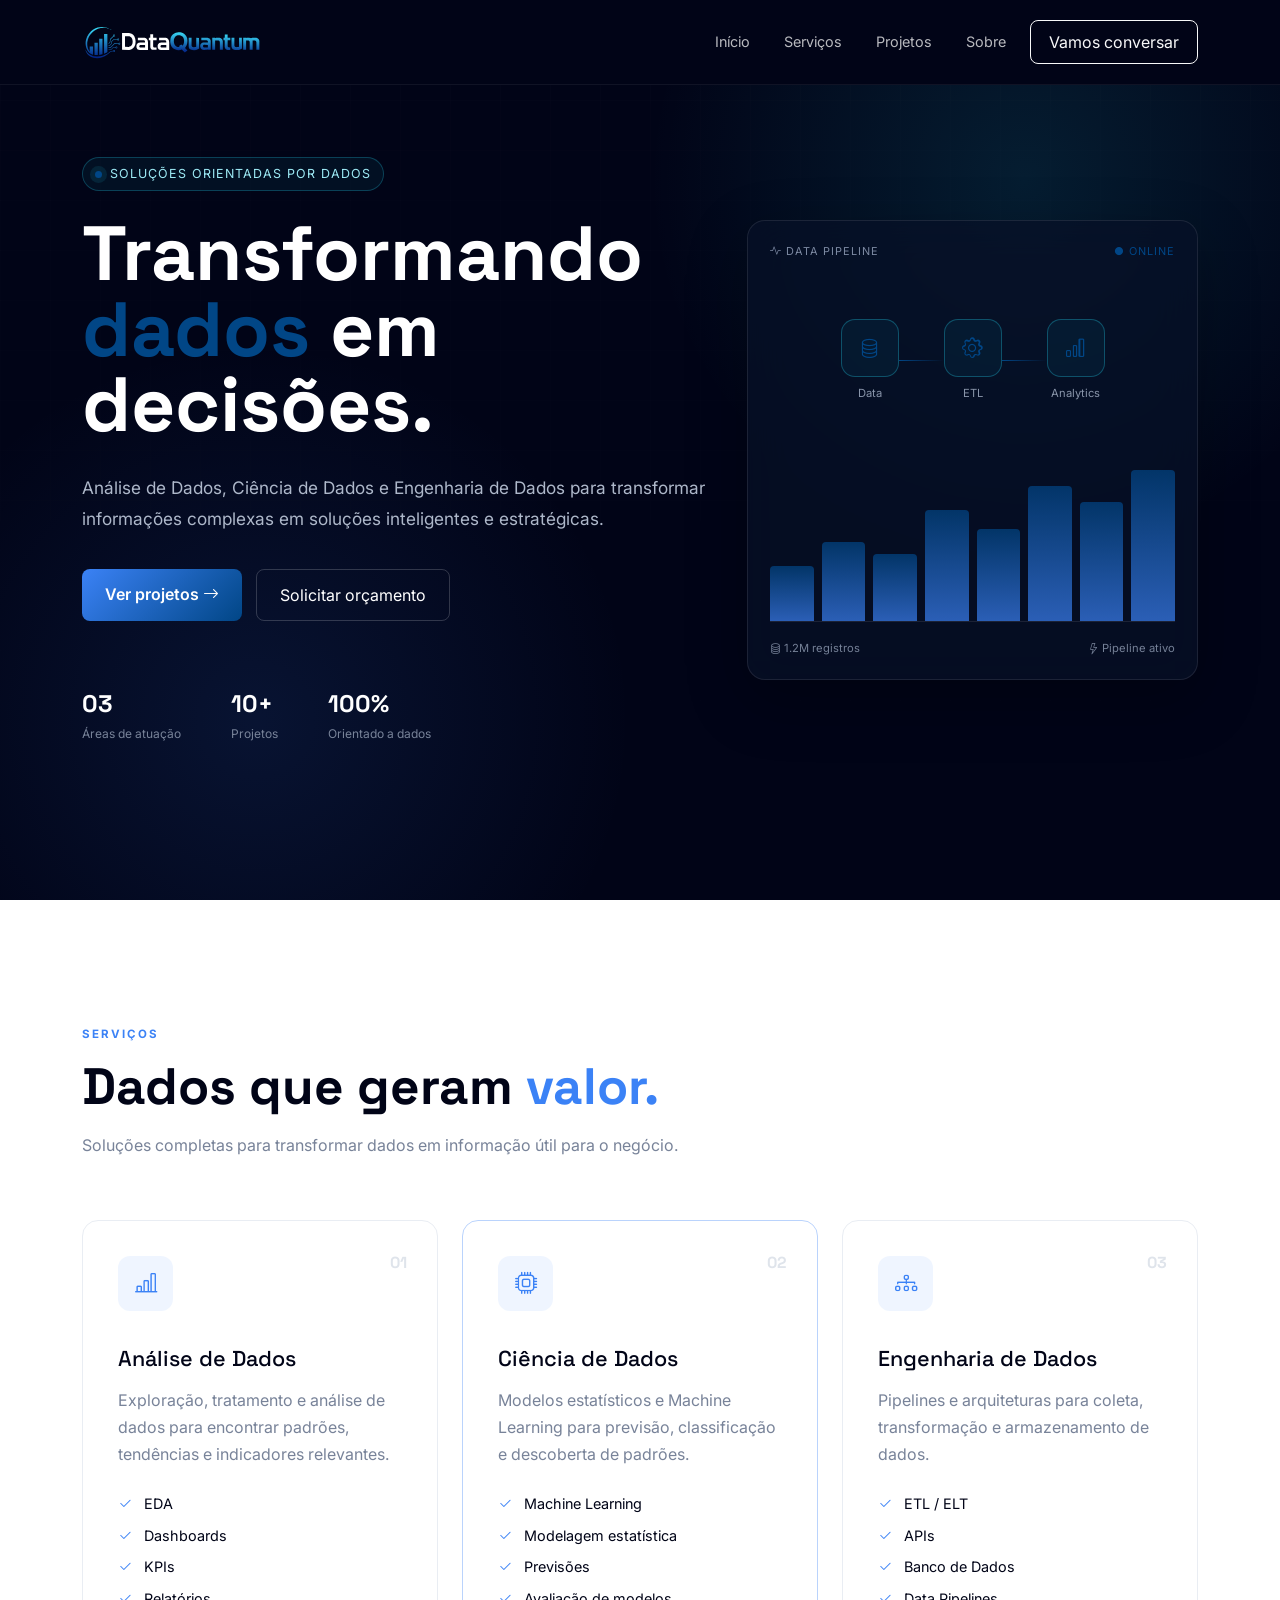
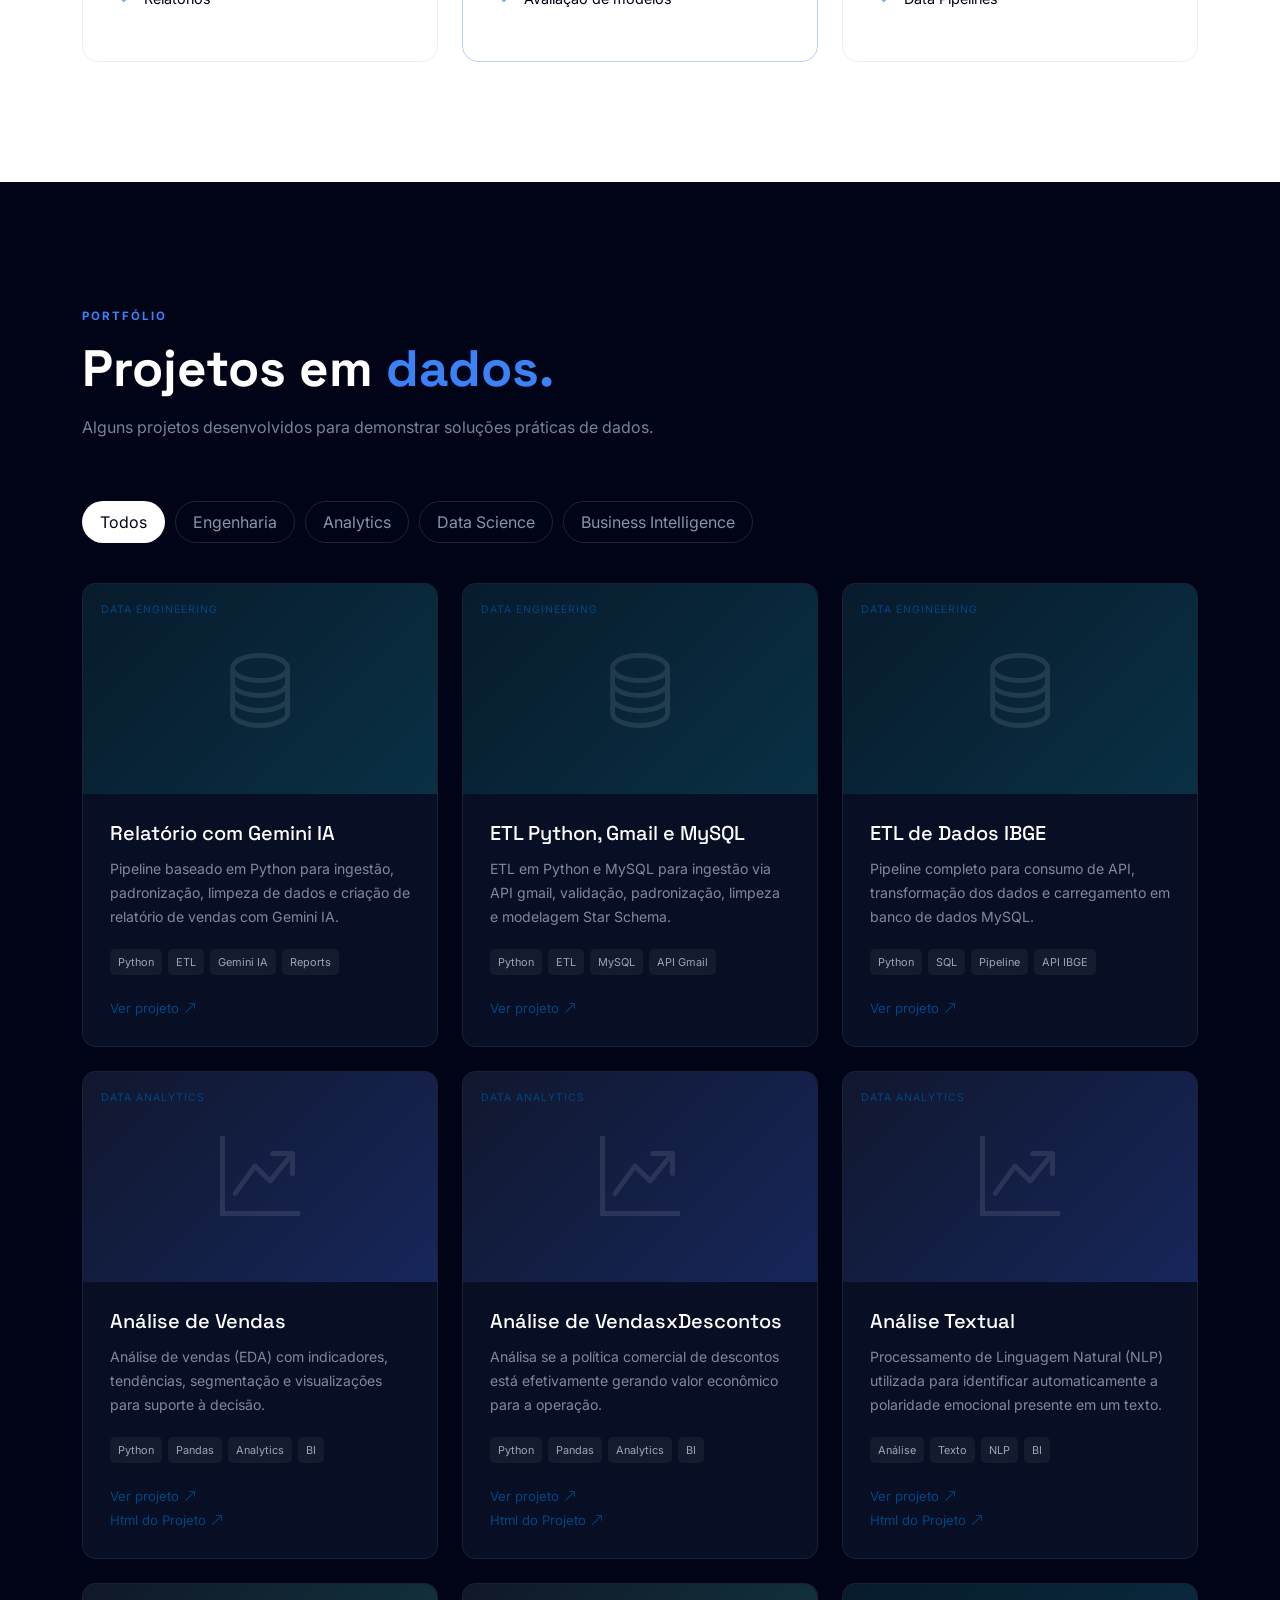
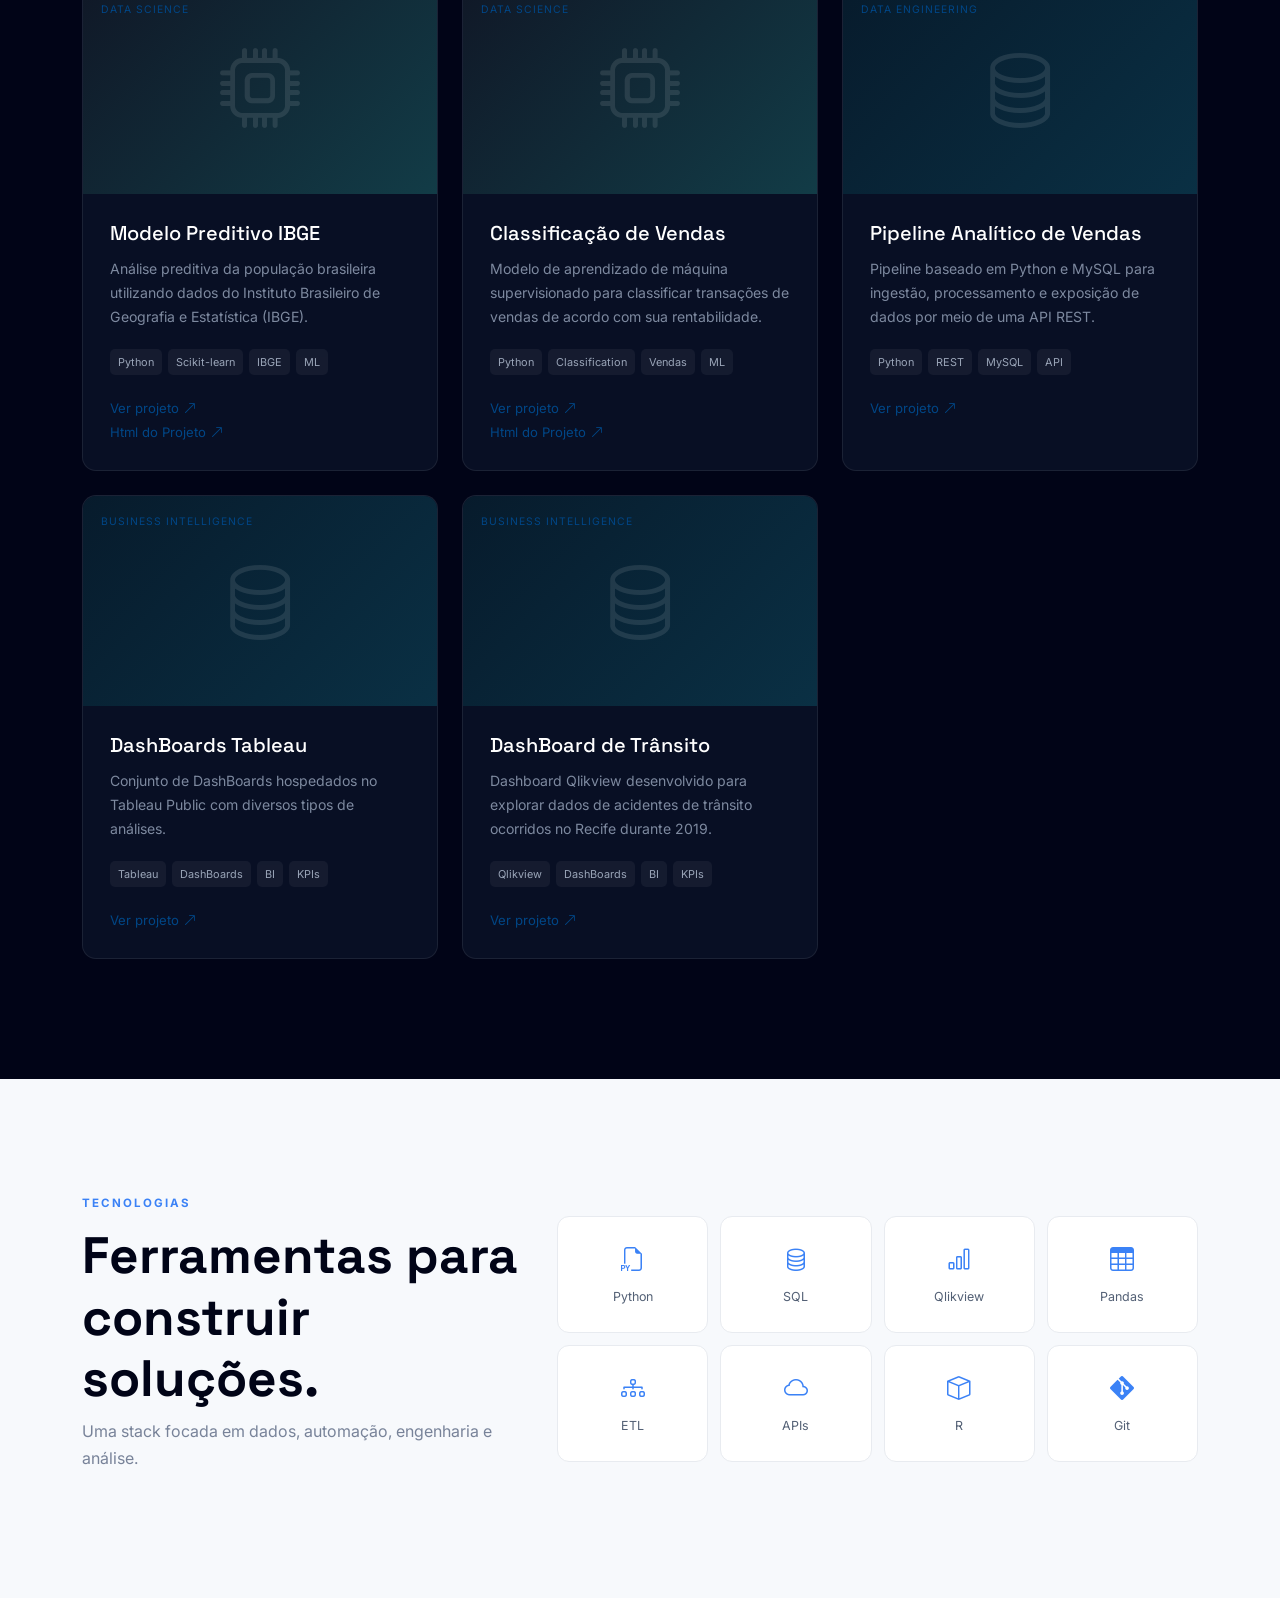
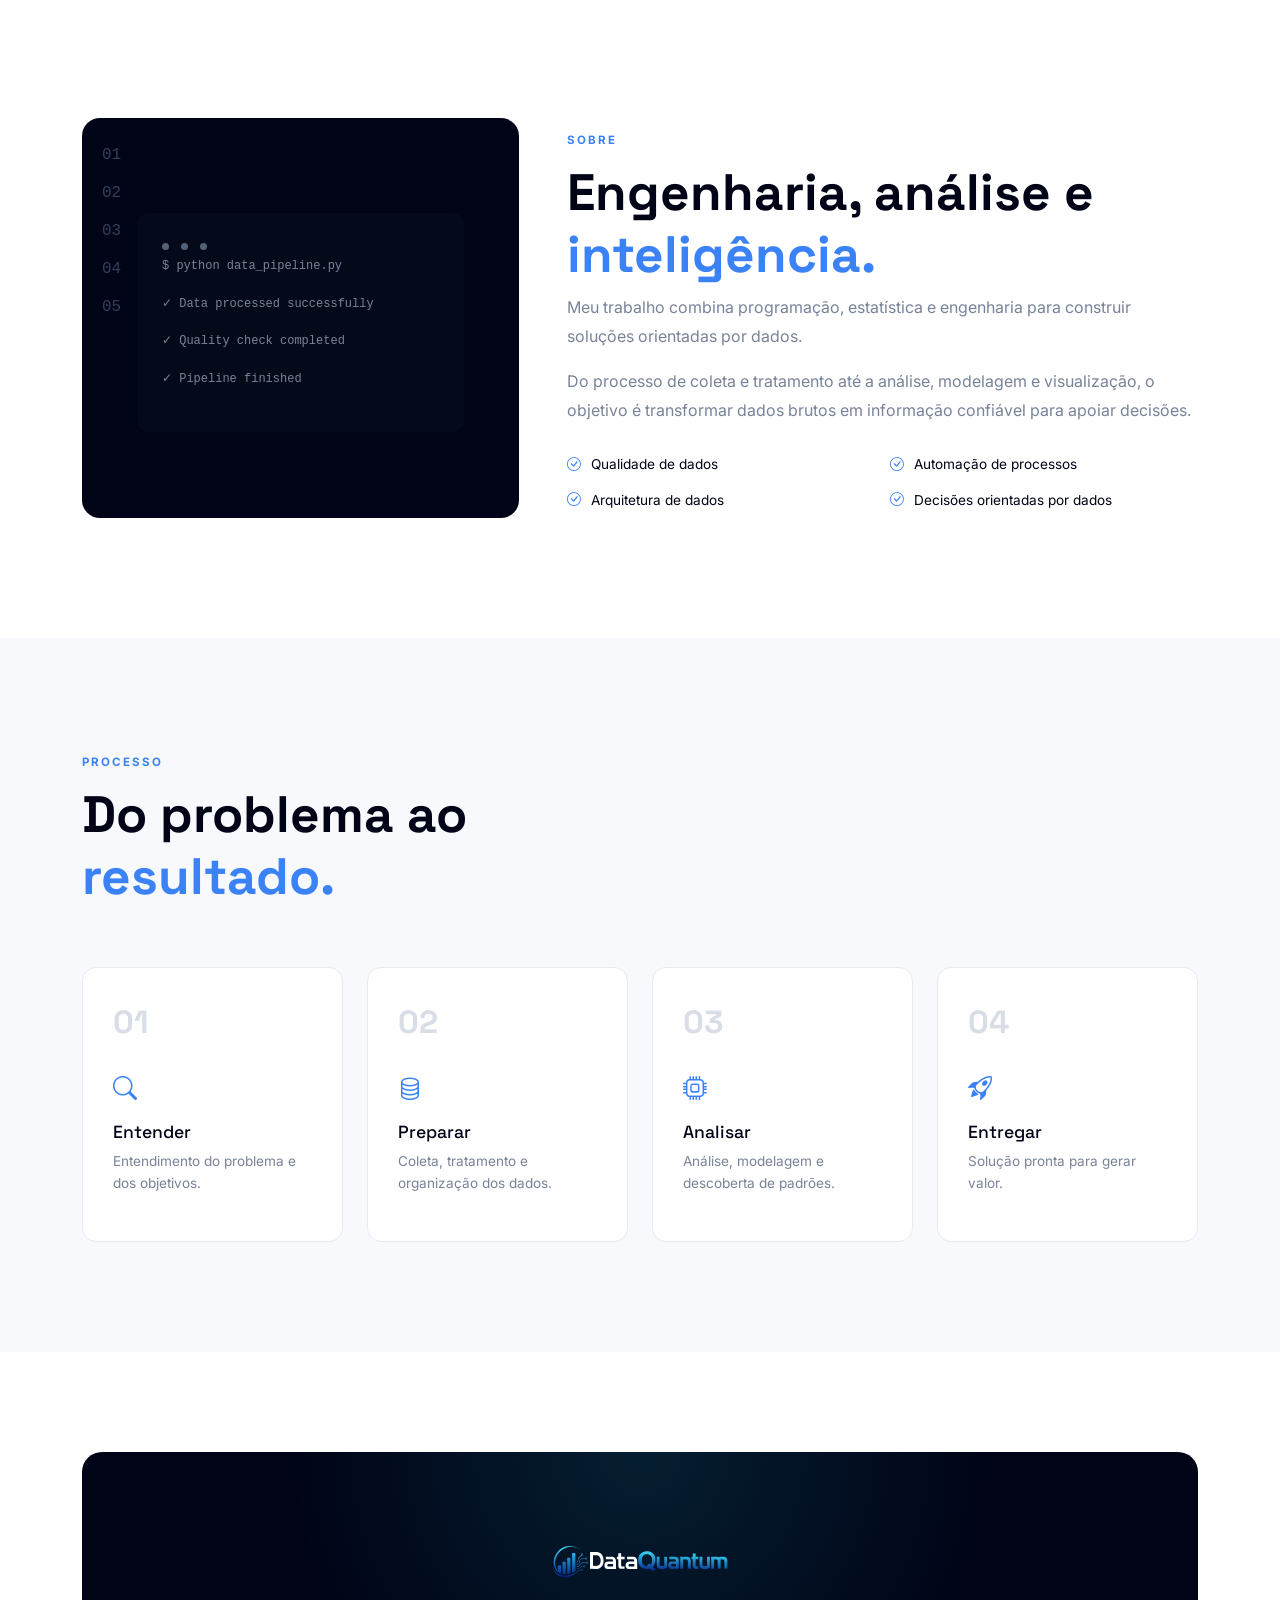
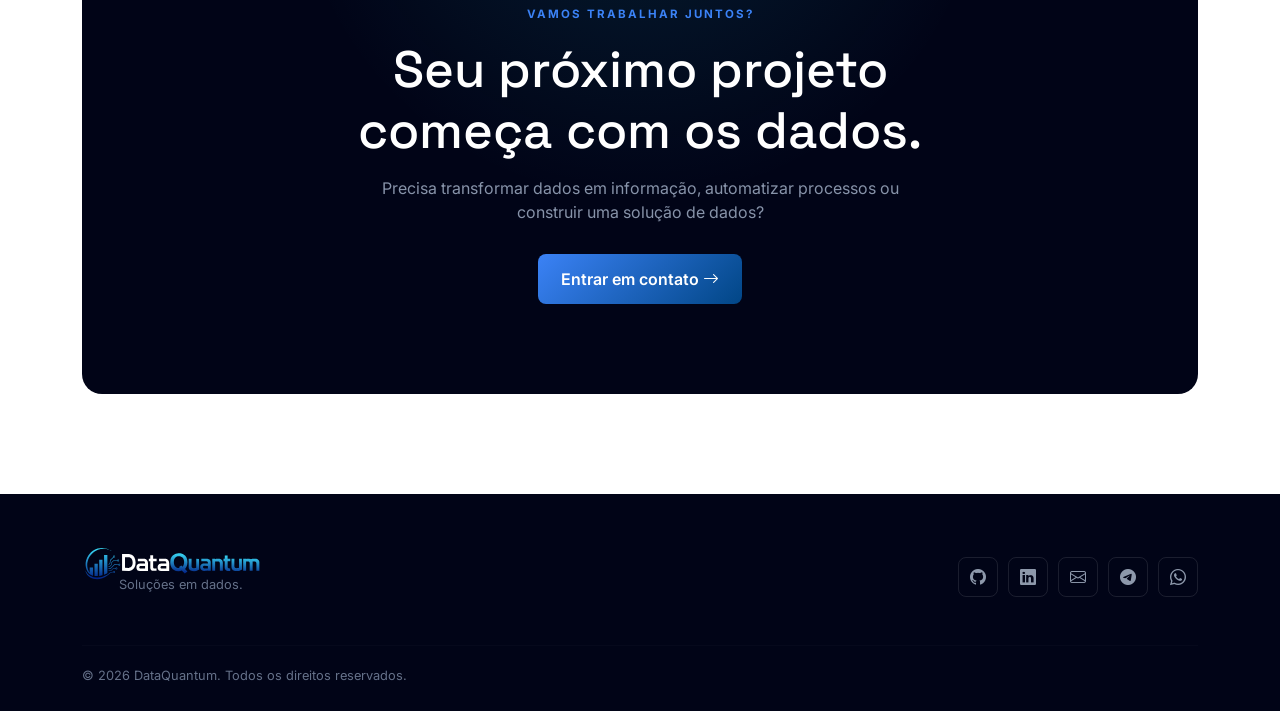
<file: index.html>
<!DOCTYPE html>
<html lang="pt-BR">
    <head>
        <meta charset="UTF-8">
        <meta 
            name="viewport" 
            content="width=device-width, initial-scale=1.0"
        >
        <meta 
            name="description" 
            content="Freelancer especializado em Análise de Dados, Ciência de Dados e Engenharia de Dados."
        >
        <title>DataQuantum | Soluções em Dados</title>
        <link 
            rel="icon" 
            href="assets/img/logo.svg" 
            type="favicon.ico"
        >
        <!-- Bootstrap -->
        <link 
            href="https://cdn.jsdelivr.net/npm/bootstrap@5.3.3/dist/css/bootstrap.min.css" rel="stylesheet"
        >
        <!-- Bootstrap Icons -->
        <link 
            rel="stylesheet" href="https://cdn.jsdelivr.net/npm/bootstrap-icons@1.11.3/font/bootstrap-icons.min.css"
        >
        <!-- Google Font -->
        <link 
            rel="preconnect" 
            href="https://fonts.googleapis.com"
        >
        <link 
            rel="preconnect" 
            href="https://fonts.gstatic.com" crossorigin
        >
        <link 
            href="https://fonts.googleapis.com/css2?family=Inter:wght@300;400;500;600;700;800&family=Space+Grotesk:wght@400;500;600;700&display=swap" rel="stylesheet"
        >
        <!-- CSS -->
        <link 
            rel="stylesheet" 
            href="assets/css/style.css"
        >
    </head>
    <body>
        <!-- ========================= NAVBAR ============================ -->
        <nav class="navbar navbar-expand-lg fixed-top navbar-dark custom-navbar">
            <div class="container">
                <a
                    class="navbar-brand"
                    href="#home"
                >
                    <img src="assets/img/logo_dataquantum_01.svg" alt="Logo Data Quantum" width="180px">
                </a>
                <button
                    class="navbar-toggler"
                    type="button"
                    data-bs-toggle="collapse"
                    data-bs-target="#mainNavbar"
                    aria-controls="mainNavbar"
                    aria-expanded="false"
                    aria-label="Abrir menu"
                >
                    <span class="navbar-toggler-icon"></span>
                </button>
                <div
                    class="collapse navbar-collapse"
                    id="mainNavbar"
                >
                    <ul class="navbar-nav ms-auto align-items-lg-center">
                        <li class="nav-item">
                            <a
                                class="nav-link"
                                href="#home"
                            >
                                Início
                            </a>
                        </li>
                        <li class="nav-item">
                            <a
                                class="nav-link"
                                href="#servicos"
                            >
                                Serviços
                            </a>
                        </li>
                        <li class="nav-item">
                            <a
                                class="nav-link"
                                href="#projetos"
                            >
                                Projetos
                            </a>
                        </li>
                        <li class="nav-item">
                            <a
                                class="nav-link"
                                href="#sobre"
                            >
                                Sobre
                            </a>
                        </li>
                        <li class="nav-item ms-lg-3">

                            <a
                                href="#contato"
                                class="btn btn-outline-light contact-button"
                            >
                                Vamos conversar
                            </a>
                        </li>
                    </ul>
                </div>
            </div>
        </nav>
        <!-- ========================== HERO =========================== -->
        <section
            id="home"
            class="hero-section"
        >
            <div class="hero-grid"></div>
            <div class="container position-relative">
                <div class="row align-items-center min-vh-100">
                    <div class="col-lg-7">
                        <span class="hero-badge">
                            <span class="pulse"></span>
                            Soluções orientadas por dados
                        </span>
                        <h1 class="hero-title">

                            Transformando
                            <span>dados</span>
                            em decisões.

                        </h1>
                        <p class="hero-description">

                            Análise de Dados, Ciência de Dados e Engenharia
                            de Dados para transformar informações complexas
                            em soluções inteligentes e estratégicas.

                        </p>
                        <div class="hero-buttons">
                            <a
                                href="#projetos"
                                class="btn btn-primary-custom"
                            >
                                Ver projetos
                                <i class="bi bi-arrow-right"></i>
                            </a>
                            <a
                                href="#contato"
                                class="btn btn-outline-custom"
                            >
                                Solicitar orçamento
                            </a>
                        </div>
                        <div class="hero-stats">
                            <div>
                                <strong>03</strong>
                                <span>Áreas de atuação</span>
                            </div>

                            <div>
                                <strong>10+</strong>
                                <span>Projetos</span>
                            </div>

                            <div>
                                <strong>100%</strong>
                                <span>Orientado a dados</span>
                            </div>
                        </div>
                    </div>
                    <!-- VISUAL TECNOLÓGICO -->
                    <div class="col-lg-5">
                        <div class="data-visual">
                            <div class="visual-header">
                                <span>
                                    <i class="bi bi-activity"></i>
                                    DATA PIPELINE
                                </span>

                                <span class="status">
                                    ● ONLINE
                                </span>
                            </div>
                            <div class="pipeline">
                                <div class="pipeline-node">
                                    <i class="bi bi-database"></i>
                                    <span>Data</span>
                                </div>
                                <div class="pipeline-line"></div>
                                <div class="pipeline-node">
                                    <i class="bi bi-gear"></i>
                                    <span>ETL</span>
                                </div>
                                <div class="pipeline-line"></div>
                                <div class="pipeline-node">
                                    <i class="bi bi-bar-chart"></i>
                                    <span>Analytics</span>
                                </div>
                            </div>
                            <div class="chart-area">
                                <div class="chart-bars">
                                    <span style="height: 35%"></span>
                                    <span style="height: 50%"></span>
                                    <span style="height: 42%"></span>
                                    <span style="height: 70%"></span>
                                    <span style="height: 58%"></span>
                                    <span style="height: 85%"></span>
                                    <span style="height: 75%"></span>
                                    <span style="height: 95%"></span>
                                </div>
                            </div>
                            <div class="visual-footer">
                                <span>
                                    <i class="bi bi-database"></i>
                                    1.2M registros
                                </span>
                                <span>
                                    <i class="bi bi-lightning"></i>
                                    Pipeline ativo
                                </span>
                            </div>
                        </div>
                    </div>
                </div>
            </div>
        </section>
        <!-- ========================== SERVIÇOS =========================== -->
        <section
            id="servicos"
            class="section-light"
        >
            <div class="container">
                <div class="section-heading">
                    <span class="section-label">
                        SERVIÇOS
                    </span>
                    <h2>
                        Dados que geram
                        <span>valor.</span>
                    </h2>
                    <p>
                        Soluções completas para transformar dados
                        em informação útil para o negócio.
                    </p>
                </div>
                <div class="row g-4">
                    <!-- ANÁLISE -->
                    <div class="col-lg-4">
                        <div class="service-card">
                            <div class="service-icon">
                                <i class="bi bi-bar-chart-line"></i>
                            </div>
                            <span class="service-number">
                                01
                            </span>
                            <h3>
                                Análise de Dados
                            </h3>
                            <p>
                                Exploração, tratamento e análise de dados
                                para encontrar padrões, tendências e
                                indicadores relevantes.
                            </p>
                            <ul>
                                <li>
                                    <i class="bi bi-check2"></i>
                                    EDA
                                </li>
                                <li>
                                    <i class="bi bi-check2"></i>
                                    Dashboards
                                </li>
                                <li>
                                    <i class="bi bi-check2"></i>
                                    KPIs
                                </li>
                                <li>
                                    <i class="bi bi-check2"></i>
                                    Relatórios
                                </li>
                            </ul>
                        </div>
                    </div>
                    <!-- DATA SCIENCE -->
                    <div class="col-lg-4">
                        <div class="service-card featured">
                            <div class="service-icon">
                                <i class="bi bi-cpu"></i>
                            </div>
                            <span class="service-number">
                                02
                            </span>
                            <h3>
                                Ciência de Dados
                            </h3>
                            <p>
                                Modelos estatísticos e Machine Learning
                                para previsão, classificação e descoberta
                                de padrões.
                            </p>
                            <ul>
                                <li>
                                    <i class="bi bi-check2"></i>
                                    Machine Learning
                                </li>
                                <li>
                                    <i class="bi bi-check2"></i>
                                    Modelagem estatística
                                </li>
                                <li>
                                    <i class="bi bi-check2"></i>
                                    Previsões
                                </li>
                                <li>
                                    <i class="bi bi-check2"></i>
                                    Avaliação de modelos
                                </li>
                            </ul>
                        </div>
                    </div>
                    <!-- ENGENHARIA -->
                    <div class="col-lg-4">
                        <div class="service-card">
                            <div class="service-icon">
                                <i class="bi bi-diagram-3"></i>
                            </div>
                            <span class="service-number">
                                03
                            </span>
                            <h3>
                                Engenharia de Dados
                            </h3>
                            <p>
                                Pipelines e arquiteturas
                                para coleta, transformação e armazenamento
                                de dados.
                            </p>
                            <ul>
                                <li>
                                    <i class="bi bi-check2"></i>
                                    ETL / ELT
                                </li>
                                <li>
                                    <i class="bi bi-check2"></i>
                                    APIs
                                </li>
                                <li>
                                    <i class="bi bi-check2"></i>
                                    Banco de Dados
                                </li>
                                <li>
                                    <i class="bi bi-check2"></i>
                                    Data Pipelines
                                </li>
                            </ul>
                        </div>
                    </div>
                </div>
            </div>
        </section>
        <!-- ========================== PROJETOS =========================== -->
        <section
            id="projetos"
            class="projects-section"
        >
            <div class="container">
                <div class="section-heading light">
                    <span class="section-label">
                        PORTFÓLIO
                    </span>
                    <h2>
                        Projetos em
                        <span>dados.</span>
                    </h2>
                    <p>
                        Alguns projetos desenvolvidos para demonstrar
                        soluções práticas de dados.
                    </p>
                </div>
                <!-- FILTROS -->
                <div class="project-filter">
                    <button
                        class="filter-btn active"
                        data-filter="all"
                    >
                        Todos
                    </button>
                    <button
                        class="filter-btn"
                        data-filter="engineering"
                    >
                        Engenharia
                    </button>
                    <button
                        class="filter-btn"
                        data-filter="analytics"
                    >
                        Analytics
                    </button>
                    <button
                        class="filter-btn"
                        data-filter="science"
                    >
                        Data Science
                    </button>
                    <button
                        class="filter-btn"
                        data-filter="dashboards"
                    >
                        Business Intelligence
                    </button>
                </div>
                <div class="row g-4 projects-grid">

                    <!-- PROJETO 1 -->
                    <div
                        class="col-lg-4 project-item"
                        data-category="engineering"
                    >
                        <div class="project-card">
                            <div class="project-image project-ibge">
                                <span>
                                    DATA ENGINEERING
                                </span>
                                <i class="bi bi-database"></i>
                            </div>
                            <div class="project-content">
                                <h3>
                                    Relatório com Gemini IA 
                                </h3>
                                <p>
                                    Pipeline baseado em Python para ingestão, padronização, limpeza de dados e criação de relatório de vendas com Gemini IA.
                                </p>
                                <div class="tech-tags">
                                    <span>Python</span>
                                    <span>ETL</span>
                                    <span>Gemini IA</span>
                                    <span>Reports</span>
                                </div>
                                <a href="https://github.com/jcarlossc/report-python-gemini-ia"
                                    target="_blank" 
                                >
                                    Ver projeto
                                    <i class="bi bi-arrow-up-right"></i>
                                </a>
                            </div>
                        </div>
                    </div>

                    <!-- PROJETO 1 -->
                    <div
                        class="col-lg-4 project-item"
                        data-category="engineering"
                    >
                        <div class="project-card">
                            <div class="project-image project-ibge">
                                <span>
                                    DATA ENGINEERING
                                </span>
                                <i class="bi bi-database"></i>
                            </div>
                            <div class="project-content">
                                <h3>
                                    ETL Python, Gmail e MySQL 
                                </h3>
                                <p>
                                    ETL em Python e MySQL para 
                                    ingestão via API gmail, validação, 
                                    padronização, limpeza e modelagem Star Schema.
                                </p>
                                <div class="tech-tags">
                                    <span>Python</span>
                                    <span>ETL</span>
                                    <span>MySQL</span>
                                    <span>API Gmail</span>
                                </div>
                                <a href="https://github.com/jcarlossc/etl-python-gmail-mysql"
                                    target="_blank" 
                                >
                                    Ver projeto
                                    <i class="bi bi-arrow-up-right"></i>
                                </a>
                            </div>
                        </div>
                    </div>
                    <!-- PROJETO 2 -->
                    <div
                        class="col-lg-4 project-item"
                        data-category="engineering"
                    >
                        <div class="project-card">
                            <div class="project-image project-ibge">
                                <span>
                                    DATA ENGINEERING
                                </span>
                                <i class="bi bi-database"></i>
                            </div>
                            <div class="project-content">
                                <h3>
                                    ETL de Dados IBGE
                                </h3>
                                <p>
                                    Pipeline completo para consumo de API,
                                    transformação dos dados e carregamento
                                    em banco de dados MySQL.
                                </p>
                                <div class="tech-tags">
                                    <span>Python</span>
                                    <span>SQL</span>
                                    <span>Pipeline</span>
                                    <span>API IBGE</span>
                                </div>
                                <a href="https://github.com/jcarlossc/etl-python-ibge"
                                    target="_blank" 
                                >
                                    Ver projeto
                                    <i class="bi bi-arrow-up-right"></i>
                                </a>
                            </div>
                        </div>
                    </div>
                    <!-- PROJETO 3 -->
                    <div
                        class="col-lg-4 project-item"
                        data-category="analytics"
                    >
                        <div class="project-card">
                            <div class="project-image project-sales">
                                <span>
                                    DATA ANALYTICS
                                </span>
                                <i class="bi bi-graph-up-arrow"></i>
                            </div>
                            <div class="project-content">
                                <h3>
                                    Análise de Vendas
                                </h3>
                                <p>
                                    Análise de vendas (EDA) com indicadores,
                                    tendências, segmentação e visualizações
                                    para suporte à decisão.
                                </p>
                                <div class="tech-tags">
                                    <span>Python</span>
                                    <span>Pandas</span>
                                    <span>Analytics</span>
                                    <span>BI</span>
                                </div>
                                <a class="projects-link" href="https://www.kaggle.com/code/jcarlossc/eda-vendas"
                                    target="_blank" 
                                >
                                    Ver projeto
                                    <i class="bi bi-arrow-up-right"></i>
                                </a>
                                <br>
                                <a class="projects-link" href="assets/projects/eda-vendas.html"
                                    target="_blank" 
                                >
                                    Html do Projeto
                                    <i class="bi bi-arrow-up-right"></i>
                                </a>
                            </div>
                        </div>
                    </div>
                    <!-- PROJETO 4 -->
                    <div
                        class="col-lg-4 project-item"
                        data-category="analytics"
                    >
                        <div class="project-card">
                            <div class="project-image project-sales">
                                <span>
                                    DATA ANALYTICS
                                </span>
                                <i class="bi bi-graph-up-arrow"></i>
                            </div>
                            <div class="project-content">
                                <h3>
                                    Análise de VendasxDescontos
                                </h3>
                                <p>
                                    Análisa se a política comercial de descontos está efetivamente gerando valor econômico para a operação.
                                </p>
                                <div class="tech-tags">
                                    <span>Python</span>
                                    <span>Pandas</span>
                                    <span>Analytics</span>
                                    <span>BI</span>
                                </div>
                                <a class="projects-link" href="https://www.kaggle.com/code/jcarlossc/vendas-vs-descontos"
                                    target="_blank" 
                                >
                                    Ver projeto
                                    <i class="bi bi-arrow-up-right"></i>
                                </a>
                                <br>
                                <a class="projects-link" href="assets/projects/vendas-vs-descontos.html"
                                    target="_blank" 
                                >
                                    Html do Projeto
                                    <i class="bi bi-arrow-up-right"></i>
                                </a>
                            </div>
                        </div>
                    </div>
                    <!-- PROJETO 4 -->
                    <div
                        class="col-lg-4 project-item"
                        data-category="analytics"
                    >
                        <div class="project-card">
                            <div class="project-image project-sales">
                                <span>
                                    DATA ANALYTICS
                                </span>
                                <i class="bi bi-graph-up-arrow"></i>
                            </div>
                            <div class="project-content">
                                <h3>
                                    Análise Textual
                                </h3>
                                <p>
                                    Processamento de Linguagem Natural (NLP) utilizada para identificar automaticamente a polaridade emocional presente em um texto.
                                </p>
                                <div class="tech-tags">
                                    <span>Análise</span>
                                    <span>Texto</span>
                                    <span>NLP</span>
                                    <span>BI</span>
                                </div>
                                <a class="projects-link" href="https://www.kaggle.com/code/jcarlossc/analysis-news-report"
                                    target="_blank" 
                                >
                                    Ver projeto
                                    <i class="bi bi-arrow-up-right"></i>
                                </a>
                                <br>
                                <a class="projects-link" href="assets/projects/analysis-news-report.html"
                                    target="_blank" 
                                >
                                    Html do Projeto
                                    <i class="bi bi-arrow-up-right"></i>
                                </a>
                            </div>
                        </div>
                    </div>
                    <!-- PROJETO 4 -->
                    <div
                        class="col-lg-4 project-item"
                        data-category="science"
                    >
                        <div class="project-card">
                            <div class="project-image project-ml">
                                <span>
                                    DATA SCIENCE
                                </span>
                                <i class="bi bi-cpu"></i>
                            </div>
                            <div class="project-content">
                                <h3>
                                    Modelo Preditivo IBGE
                                </h3>
                                <p>
                                    Análise preditiva da população brasileira utilizando dados do Instituto Brasileiro de Geografia e Estatística (IBGE).
                                </p>
                                <div class="tech-tags">

                                    <span>Python</span>
                                    <span>Scikit-learn</span>
                                    <span>IBGE</span>
                                    <span>ML</span>
                                </div>
                                <a href="https://www.kaggle.com/code/jcarlossc/regression-of-the-brazilian-population" target="_blank">
                                    Ver projeto
                                    <i class="bi bi-arrow-up-right"></i>
                                </a>
                                <br>
                                <a class="projects-link" href="assets/projects/regression-of-the-brazilian-population.html"
                                    target="_blank" 
                                >
                                    Html do Projeto
                                    <i class="bi bi-arrow-up-right"></i>
                                </a>
                            </div>
                        </div>
                    </div>
                                        <!-- PROJETO 4 -->
                    <div
                        class="col-lg-4 project-item"
                        data-category="science"
                    >
                        <div class="project-card">
                            <div class="project-image project-ml">
                                <span>
                                    DATA SCIENCE
                                </span>
                                <i class="bi bi-cpu"></i>
                            </div>
                            <div class="project-content">
                                <h3>
                                    Classificação de Vendas
                                </h3>
                                <p>
                                    Modelo de aprendizado de máquina supervisionado para classificar transações de vendas de acordo com sua rentabilidade.
                                </p>
                                <div class="tech-tags">

                                    <span>Python</span>
                                    <span>Classification</span>
                                    <span>Vendas</span>
                                    <span>ML</span>
                                </div>
                                <a href="https://www.kaggle.com/code/jcarlossc/sales-profitability-classification" target="_blank">
                                    Ver projeto
                                    <i class="bi bi-arrow-up-right"></i>
                                </a>
                                <br>
                                <a class="projects-link" href="assets/projects/sales-profitability-classification.html"
                                    target="_blank" 
                                >
                                    Html do Projeto
                                    <i class="bi bi-arrow-up-right"></i>
                                </a>
                            </div>
                        </div>
                    </div>
                    <!-- PROJETO 5 -->
                    <div
                        class="col-lg-4 project-item"
                        data-category="engineering"
                    >
                        <div class="project-card">
                            <div class="project-image project-ibge">
                                <span>
                                    DATA ENGINEERING
                                </span>
                                <i class="bi bi-database"></i>
                            </div>
                            <div class="project-content">
                                <h3>
                                    Pipeline Analítico de Vendas
                                </h3>
                                <p>
                                    Pipeline baseado em Python e MySQL para ingestão, 
                                    processamento e exposição de dados por 
                                    meio de uma API REST.
                                </p>
                                <div class="tech-tags">
                                    <span>Python</span>
                                    <span>REST</span>
                                    <span>MySQL</span>
                                    <span>API</span>
                                </div>
                                <a href="https://github.com/jcarlossc/info-sales-mysql-api"
                                    target="_blank" 
                                >
                                    Ver projeto
                                    <i class="bi bi-arrow-up-right"></i>
                                </a>
                            </div>
                        </div>
                    </div>
                    <!-- PROJETO 6 -->
                    <div
                        class="col-lg-4 project-item"
                        data-category="dashboards"
                    >
                        <div class="project-card">
                            <div class="project-image project-ibge">
                                <span>
                                    BUSINESS INTELLIGENCE
                                </span>
                                <i class="bi bi-database"></i>
                            </div>
                            <div class="project-content">
                                <h3>
                                    DashBoards Tableau
                                </h3>
                                <p>
                                    Conjunto de DashBoards hospedados no Tableau Public com diversos tipos de análises. 
                                    
                                </p>
                                <div class="tech-tags">
                                    <span>Tableau</span>
                                    <span>DashBoards</span>
                                    <span>BI</span>
                                    <span>KPIs</span>
                                </div>
                                <a href="https://public.tableau.com/app/profile/carlos.da.costa7416/vizzes"
                                    target="_blank" 
                                >
                                    Ver projeto
                                    <i class="bi bi-arrow-up-right"></i>
                                </a>
                            </div>
                        </div>
                    </div>
                    <!-- PROJETO 7 -->
                    <div
                        class="col-lg-4 project-item"
                        data-category="dashboards"
                    >
                        <div class="project-card">
                            <div class="project-image project-ibge">
                                <span>
                                    BUSINESS INTELLIGENCE
                                </span>
                                <i class="bi bi-database"></i>
                            </div>
                            <div class="project-content">
                                <h3>
                                    DashBoard de Trânsito
                                </h3>
                                <p>
                                    Dashboard Qlikview desenvolvido para explorar dados de acidentes de trânsito ocorridos no Recife durante 2019.
                                    
                                </p>
                                <div class="tech-tags">
                                    <span>Qlikview</span>
                                    <span>DashBoards</span>
                                    <span>BI</span>
                                    <span>KPIs</span>
                                </div>
                                <a href="https://github.com/jcarlossc/dashboard-qlikview-accidents"
                                    target="_blank" 
                                >
                                    Ver projeto
                                    <i class="bi bi-arrow-up-right"></i>
                                </a>
                            </div>
                        </div>
                    </div>
                </div>
            </div>
        </section>
        <!-- =========================STACK ========================== -->
        <section class="stack-section">
            <div class="container">
                <div class="row align-items-center">
                    <div class="col-lg-5">
                        <span class="section-label">
                            TECNOLOGIAS
                        </span>
                        <h2>
                            Ferramentas para
                            construir soluções.
                        </h2>
                        <p>
                            Uma stack focada em dados, automação,
                            engenharia e análise.
                        </p>
                    </div>
                    <div class="col-lg-7">
                        <div class="tech-grid">
                            <div class="tech-item">
                                <i class="bi bi-filetype-py"></i>
                                <span>Python</span>
                            </div>
                            <div class="tech-item">
                                <i class="bi bi-database"></i>
                                <span>SQL</span>
                            </div>
                            <div class="tech-item">
                                <i class="bi bi-bar-chart"></i>
                                <span>Qlikview</span>
                            </div>
                            <div class="tech-item">
                                <i class="bi bi-table"></i>
                                <span>Pandas</span>
                            </div>
                            <div class="tech-item">
                                <i class="bi bi-diagram-3"></i>
                                <span>ETL</span>
                            </div>
                            <div class="tech-item">
                                <i class="bi bi-cloud"></i>
                                <span>APIs</span>
                            </div>
                            <div class="tech-item">
                                <i class="bi bi-box"></i>
                                <span>R</span>
                            </div>
                            <div class="tech-item">
                                <i class="bi bi-git"></i>
                                <span>Git</span>
                            </div>
                        </div>
                    </div>
                </div>
            </div>
        </section>
        <!-- ========================== SOBRE =========================== -->
        <section
            id="sobre"
            class="about-section"
        >
            <div class="container">
                <div class="row align-items-center g-5">
                    <div class="col-lg-5">
                        <div class="about-visual">
                            <div class="about-code">
                                <span>01</span>
                                <span>02</span>
                                <span>03</span>
                                <span>04</span>
                                <span>05</span>
                            </div>
                            <div class="about-terminal">
                                <div>
                                    <span class="terminal-dot"></span>
                                    <span class="terminal-dot"></span>
                                    <span class="terminal-dot"></span>
                                </div>
                                <p>
                                    $ python data_pipeline.py
                                </p>
                                <p class="terminal-success">
                                    ✓ Data processed successfully
                                </p>
                                <p class="terminal-success">
                                    ✓ Quality check completed
                                </p>
                                <p class="terminal-success">
                                    ✓ Pipeline finished
                                </p>
                            </div>
                        </div>
                    </div>
                    <div class="col-lg-7">
                        <span class="section-label">
                            SOBRE
                        </span>
                        <h2>
                            Engenharia,
                            análise e
                            <span>inteligência.</span>
                        </h2>
                        <p>
                            Meu trabalho combina programação, estatística
                            e engenharia para construir soluções orientadas
                            por dados.
                        </p>
                        <p>
                            Do processo de coleta e tratamento até a análise,
                            modelagem e visualização, o objetivo é transformar
                            dados brutos em informação confiável para apoiar
                            decisões.
                        </p>
                        <div class="about-points">
                            <div>
                                <i class="bi bi-check-circle"></i>
                                <span>Qualidade de dados</span>
                            </div>
                            <div>
                                <i class="bi bi-check-circle"></i>
                                <span>Automação de processos</span>
                            </div>
                            <div>
                                <i class="bi bi-check-circle"></i>
                                <span>Arquitetura de dados</span>
                            </div>
                            <div>
                                <i class="bi bi-check-circle"></i>
                                <span>Decisões orientadas por dados</span>
                            </div>
                        </div>
                    </div>
                </div>
            </div>
        </section>
        <!-- =========================== PROCESSO ========================== -->
        <section class="process-section">
            <div class="container">
                <div class="section-heading">
                    <span class="section-label">
                        PROCESSO
                    </span>
                    <h2>
                        Do problema ao
                        <span>resultado.</span>
                    </h2>
                </div>
                <div class="row g-4">
                    <div class="col-md-3">
                        <div class="process-card">
                            <span>01</span>
                            <i class="bi bi-search"></i>
                            <h3>
                                Entender
                            </h3>
                            <p>
                                Entendimento do problema
                                e dos objetivos.
                            </p>
                        </div>
                    </div>
                    <div class="col-md-3">
                        <div class="process-card">
                            <span>02</span>
                            <i class="bi bi-database"></i>
                            <h3>
                                Preparar
                            </h3>
                            <p>
                                Coleta, tratamento e
                                organização dos dados.
                            </p>
                        </div>
                    </div>
                    <div class="col-md-3">
                        <div class="process-card">
                            <span>03</span>
                            <i class="bi bi-cpu"></i>
                            <h3>
                                Analisar
                            </h3>
                            <p>
                                Análise, modelagem e
                                descoberta de padrões.
                            </p>
                        </div>
                    </div>
                    <div class="col-md-3">
                        <div class="process-card">
                            <span>04</span>
                            <i class="bi bi-rocket-takeoff"></i>
                            <h3>
                                Entregar
                            </h3>
                            <p>
                                Solução pronta para
                                gerar valor.
                            </p>
                        </div>
                    </div>
                </div>
            </div>
        </section>
        <!-- ========================= CTA ============================ -->
        <section
            id="contato"
            class="cta-section"
        >
            <div class="container">
                <div class="cta-box">
                    <div>
                        <img src="assets/img/logo_dataquantum_01.svg" alt="Logo Data Quantum" width="180px">
                    </div>
                    <span class="section-label">
                        VAMOS TRABALHAR JUNTOS?
                    </span>
                    <h2>
                        Seu próximo projeto
                        começa com os dados.
                    </h2>
                    <p>
                        Precisa transformar dados em informação,
                        automatizar processos ou construir uma
                        solução de dados?
                    </p>
                    <a
                        href="mailto:jcarlossc.dev@gmail.com"
                        class="btn btn-primary-custom"
                    >
                        Entrar em contato
                        <i class="bi bi-arrow-right"></i>
                    </a>
                </div>
            </div>
        </section>
        <!-- ========================== FOOTER =========================== -->
        <footer class="footer">
            <div class="container">
                <div class="row align-items-center">
                    <div class="col-md-6">
                        <div class="footer-brand">
                            <img src="assets/img/logo_dataquantum_01.svg" alt="Logo Data Quantum" width="180px">
                        </div>
                        <p class="subtitle-footer-solution">
                            Soluções em dados.
                        </p>
                    </div>
                    <div class="col-md-6 text-md-end">
                        <div class="social-links">
                            <a href="https://github.com/jcarlossc" target="_blank">
                                <i class="bi bi-github"></i>
                            </a>
                            <a href="https://www.linkedin.com/in/carlos-da-costa-669252149/" target="_blank">
                                <i class="bi bi-linkedin"></i>
                            </a>
                            <a href="mailto:jcarlossc.dev@gmail.com">
                                <i class="bi bi-envelope"></i>
                            </a>
                            <a href="https://t.me/jcarlossc" target="_blank">
                                <i class="bi bi-telegram"></i>
                            </a>
                            <a href="https://wa.me/5581997129140" target="_blank">
                                <i class="bi bi-whatsapp"></i>
                            </a>
                        </div>
                    </div>
                </div>
                <hr>
                <p class="copyright">
                    © 2026 DataQuantum. Todos os direitos reservados.
                </p>
            </div>
        </footer>
        <!-- Bootstrap JS -->
        <script
            src="https://cdn.jsdelivr.net/npm/bootstrap@5.3.3/dist/js/bootstrap.bundle.min.js"
        ></script>
        <!-- Custom JS -->
        <script src="assets/javascript/script.js"></script> 
    </body>
</html>
</file>
<file: assets/css/style.css>
:root {

    --dark: #010417;
    --dark-soft: #071027;
    --dark-card: #0a1228;
    --white: #ffffff;
    --white-soft: #e8ecf5;
    --blue: #3b82f6;
    --cyan: rgba(1, 70, 134, 100);
    --gray: #8b95aa;
    --border: rgba(255, 255, 255, 0.09);
    --shadow:
        0 20px 60px rgba(0, 0, 0, 0.25);

}
/* =========================== GLOBAL ========================== */
* {
    margin: 0;
    padding: 0;
    box-sizing: border-box;
}

html,
body {
    overflow-x: hidden;
}

html {
    scroll-behavior: smooth;
}

body {
    font-family: "Inter", sans-serif;
    color: var(--dark);
    background: var(--white);
    overflow-x: hidden;
}

h1,
h2,
h3,
.navbar-brand {
    font-family: "Space Grotesk", sans-serif;
}

a {
    text-decoration: none;
}
/* ========================== NAVBAR =========================== */
.custom-navbar {
    background: rgba(1, 4, 23);
    backdrop-filter: blur(18px);
    border-bottom:
        1px solid rgba(255, 255, 255, 0.06);
    padding: 18px 0;
}

.navbar-brand {
    font-size: 1.35rem;
    font-weight: 700;
    color: white !important;
}

.brand-mark {
    display: inline-flex;
    width: 38px;
    height: 38px;
    align-items: center;
    justify-content: center;
    margin-right: 10px;
    border: 1px solid var(--cyan);
    color: var(--cyan);
    font-size: 0.75rem;
    border-radius: 8px;
}


.brand-accent {
    color: var(--cyan);
}

.nav-link {
    color: rgba(255, 255, 255, 0.72) !important;
    margin-left: 18px;
    font-size: 0.9rem;
    transition: 0.3s;
}

.nav-link:hover {
    color: white !important;
}

.contact-button {
    border-radius: 8px;
    padding: 9px 18px;
}
/* =========================== HERO ========================== */
.hero-section {
    position: relative;
    min-height: 100vh;
    color: white;
    background:
        radial-gradient(
            circle at 80% 20%,
            rgba(34, 211, 238, 0.12),
            transparent 30%
        ),
        radial-gradient(
            circle at 20% 80%,
            rgba(59, 130, 246, 0.12),
            transparent 30%
        ),
        var(--dark);
}

.hero-grid {
    position: absolute;
    inset: 0;
    opacity: 0.18;
    background-image:
        linear-gradient(
            rgba(255,255,255,.05) 1px,
            transparent 1px
        ),
        linear-gradient(
            90deg,
            rgba(255,255,255,.05) 1px,
            transparent 1px
        );
    background-size: 50px 50px;
    mask-image:
        linear-gradient(
            to bottom,
            black,
            transparent
        );
}

.hero-badge {
    display: inline-flex;
    align-items: center;
    gap: 8px;
    padding: 7px 12px;
    margin-bottom: 25px;
    border:
        1px solid rgba(34, 211, 238, 0.25);
    background:
        rgba(34, 211, 238, 0.06);
    border-radius: 50px;
    color: #9deaf5;
    font-size: 0.78rem;
    text-transform: uppercase;
    letter-spacing: 1px;
}

.pulse {
    width: 7px;
    height: 7px;
    background: var(--cyan);
    border-radius: 50%;
    box-shadow:
        0 0 0 5px rgba(34,211,238,.1);
}

.hero-title {
    font-size: clamp(
        3rem,
        6vw,
        5.7rem
    );
    line-height: 0.98;
    font-weight: 700;
    max-width: 850px;
}

.hero-title span {
    color: var(--cyan);
}

.hero-description {
    max-width: 650px;
    margin-top: 30px;
    color: #aeb8ca;
    font-size: 1.08rem;
    line-height: 1.8;
}

.hero-buttons {
    display: flex;
    gap: 14px;
    margin-top: 35px;
}

.btn-primary-custom {
    background:
        linear-gradient(
            135deg,
            var(--blue),
            var(--cyan)
        );
    border: none;
    color: white;
    padding: 13px 23px;
    border-radius: 8px;
    font-weight: 600;
    transition: 0.3s;
}

.btn-primary-custom:hover {
    transform: translateY(-3px);
    color: white;
    box-shadow:
        0 10px 30px
        rgba(34, 211, 238, 0.2);
}

.btn-outline-custom {
    border:
        1px solid rgba(255,255,255,.18);
    color: white;
    padding: 13px 23px;
    border-radius: 8px;
}

.btn-outline-custom:hover {
    background: white;
    color: var(--dark);
}

.hero-stats {
    display: flex;
    gap: 50px;
    margin-top: 65px;
}

.hero-stats div {
    display: flex;
    flex-direction: column;
}

.hero-stats strong {
    font-size: 1.5rem;
    font-family:
        "Space Grotesk",
        sans-serif;
}

.hero-stats span {
    color: #788399;
    font-size: 0.75rem;
    margin-top: 3px;
}
/* =========================== DATA VISUAL ========================== */
.data-visual {
    background:
        rgba(7, 16, 39, 0.75);
    border:
        1px solid rgba(255,255,255,.09);
    border-radius: 18px;
    padding: 22px;
    box-shadow: var(--shadow);
    backdrop-filter: blur(20px);
}

.visual-header {
    display: flex;
    justify-content: space-between;
    font-size: 0.68rem;
    color: #7d8aa3;
    letter-spacing: 1px;
}

.status {
    color: var(--cyan);
}

.pipeline {
    display: flex;
    align-items: center;
    justify-content: center;
    margin: 60px 0;
}


.pipeline-node {
    display: flex;
    flex-direction: column;
    align-items: center;
    gap: 8px;
}

.pipeline-node i {
    width: 58px;
    height: 58px;
    display: flex;
    align-items: center;
    justify-content: center;
    border:
        1px solid rgba(34,211,238,.3);
    border-radius: 14px;
    color: var(--cyan);
    background:
        rgba(34,211,238,.05);
    font-size: 1.3rem;
}

.pipeline-node span {
    font-size: .7rem;
    color: #8995aa;
}

.pipeline-line {
    width: 45px;
    height: 1px;
    background:
        linear-gradient(
            90deg,
            var(--cyan),
            transparent
        );
}

.chart-area {
    height: 160px;
    border-bottom:
        1px solid var(--border);
}

.chart-bars {
    height: 100%;
    display: flex;
    align-items: end;
    gap: 8px;
}

.chart-bars span {
    flex: 1;
    background:
        linear-gradient(
            to top,
            var(--blue),
            var(--cyan)
        );
    border-radius:
        4px 4px 0 0;
    opacity: .7;
}

.visual-footer {
    display: flex;
    justify-content: space-between;
    margin-top: 18px;
    color: #758197;
    font-size: .7rem;
}
/* ========================== SECTIONS =========================== */
.section-light {
    padding: 120px 0;
    background: white;
}

.section-heading {
    max-width: 650px;
    margin-bottom: 60px;
}

.section-heading.light {
    color: white;
}

.section-label {
    color: var(--blue);
    font-size: .72rem;
    font-weight: 700;
    letter-spacing: 2px;
}

.section-heading h2,
.stack-section h2,
.about-section h2 {
    font-size:
        clamp(
            2.2rem,
            4vw,
            3.5rem
        );
    font-weight: 700;
    margin-top: 12px
}

.section-heading h2 span,
.about-section h2 span {
    color: var(--blue);
}

.section-heading p {
    color: #788399;
    margin-top: 15px;
    line-height: 1.7;
}
/* ========================== SERVICES =========================== */
.service-card {
    height: 100%;
    padding: 35px;
    border:
        1px solid #e9edf3;
    border-radius: 16px;
    transition: .35s;
    position: relative;
    overflow: hidden;
}

.service-card:hover {
    transform: translateY(-8px);
    box-shadow:
        0 20px 50px
        rgba(1, 4, 23, .08);
}

.service-card.featured {
    border-color:
        rgba(59,130,246,.35);
}

.service-icon {
    width: 55px;
    height: 55px;
    display: flex;
    align-items: center;
    justify-content: center;
    border-radius: 12px;
    background:
        rgba(59,130,246,.08);
    color: var(--blue);
    font-size: 1.4rem;
}

.service-number {
    position: absolute;
    top: 30px;
    right: 30px;
    color: #dfe4eb;
    font-family:
        "Space Grotesk";
    font-weight: 700;
}

.service-card h3 {
    margin-top: 35px;
    font-size: 1.35rem;
}

.service-card p {
    color: #788399;
    line-height: 1.7;
    margin-top: 15px;
}


.service-card ul {
    list-style: none;
    padding: 0;
    margin-top: 25px;
}

.service-card li {
    margin: 10px 0;
    font-size: .9rem;
}


.service-card li i {
    color: var(--blue);
    margin-right: 8px;
}
/* =========================== PROJECTS ========================== */

.projects-section {
    background: var(--dark);
    padding: 120px 0;
}

.project-filter {
    display: flex;
    gap: 10px;
    margin-bottom: 40px;
    flex-wrap: wrap;
}

.filter-btn {
    background: transparent;
    border:
        1px solid rgba(255,255,255,.12);
    color: #8894a9;
    padding: 8px 17px;
    border-radius: 50px;
    transition: .3s;
}

.filter-btn:hover,
.filter-btn.active {
    background: white;
    color: var(--dark);
}

.project-card {
    height: 100%;
    overflow: hidden;
    background: #080f24;
    border:
        1px solid rgba(255,255,255,.08);
    border-radius: 14px;
    transition: .3s;
}

.project-card:hover {
    transform: translateY(-7px);
    border-color:
        rgba(34,211,238,.3);
}

.project-image {
    height: 210px;
    display: flex;
    align-items: center;
    justify-content: center;
    position: relative;
    overflow: hidden;
}

.project-image i {
    font-size: 5rem;
    color: rgba(255,255,255,.1);
}

.project-image span {
    position: absolute;
    top: 18px;
    left: 18px;
    font-size: .65rem;
    letter-spacing: 1px;
    color: var(--cyan);
}

.project-ibge {
    background:
        linear-gradient(
            135deg,
            #071b2c,
            #0a3044
        );
}

.project-sales {
    background:
        linear-gradient(
            135deg,
            #10172e,
            #17265a
        );
}

.project-ml {
    background:
        linear-gradient(
            135deg,
            #101827,
            #123c47
        );
}


.project-content {
    padding: 27px;
}

.project-content h3 {
    color: white;
    font-size: 1.25rem;
}

.project-content p {
    color: #7d899f;
    font-size: .88rem;
    line-height: 1.7;
    margin: 12px 0 20px;
}

.tech-tags {
    display: flex;
    gap: 6px;
    flex-wrap: wrap;
    margin-bottom: 20px;
}


.tech-tags span {
    background:
        rgba(255,255,255,.05);
    color: #9aa5b8;
    padding: 5px 8px;
    border-radius: 5px;
    font-size: .68rem;
}

.project-content a {
    color: var(--cyan);
    font-size: .82rem;
}

.projects-link:hover {
    color: white;
}
/* ========================== STACK =========================== */
.stack-section {
    padding: 110px 0;
    background: #f7f9fc;
}

.stack-section p {
    color: #788399;
    line-height: 1.7;
}

.tech-grid {
    display: grid;
    grid-template-columns:
        repeat(4, 1fr);
    gap: 12px;
}

.tech-item {
    padding: 25px 15px;
    background: white;
    border:
        1px solid #e8ebf0;
    border-radius: 12px;
    display: flex;
    flex-direction: column;
    align-items: center;
    gap: 10px;
    transition: .3s;
}

.tech-item:hover {
    transform: translateY(-5px);
    border-color: var(--blue);
}

.tech-item i {
    color: var(--blue);
    font-size: 1.5rem;
}

.tech-item span {
    font-size: .78rem;
    color: #536075;
}
/* =========================== ABOUT ========================== */
.about-section {
    padding: 120px 0;
    background: white;
}

.about-section p {
    color: #788399;
    line-height: 1.8;
}

.about-visual {
    background: var(--dark);
    border-radius: 18px;
    padding: 35px;
    min-height: 400px;
    position: relative;
    overflow: hidden;
}

.about-code {
    position: absolute;
    top: 25px;
    left: 20px;
    display: flex;
    flex-direction: column;
    gap: 14px;
    color: #33405a;
    font-family: monospace;
}

.about-terminal {
    position: relative;
    margin: 60px 20px 0;
    padding: 25px;
    background: #050a1a;
    border-radius: 12px;
    color: #8290a8;
    font-family: monospace;
    font-size: .75rem;
}

.terminal-dot {
    width: 7px;
    height: 7px;
    display: inline-block;
    border-radius: 50%;
    background: #536075;
    margin-right: 5px;
}

.terminal-success {
    color: var(--cyan);
}

.about-points {
    display: grid;
    grid-template-columns:
        repeat(2, 1fr);
    gap: 15px;
    margin-top: 30px;
}

.about-points div {
    display: flex;
    align-items: center;
    gap: 10px;
    font-size: .85rem;
}

.about-points i {
    color: var(--blue);
}
/* ========================== PROCESS =========================== */
.process-section {
    padding: 110px 0;
    background: #f7f9fc;
}

.process-card {
    background: white;
    padding: 30px;
    border:
        1px solid #e7ebf1;
    border-radius: 14px;
    height: 100%;
}

.process-card > span {
    color: #d8dde6;
    font-family:
        "Space Grotesk";
    font-size: 2rem;
    font-weight: 700;
}

.process-card i {
    display: block;
    color: var(--blue);
    font-size: 1.5rem;
    margin: 25px 0 15px;
}

.process-card h3 {
    font-size: 1.1rem;
}

.process-card p {
    color: #788399;
    font-size: .85rem;
    line-height: 1.6;
}
/* ========================= CTA ============================ */
.cta-section {
    padding: 100px 0;
    background: white;
}

.cta-box {
    position: relative;
    overflow: hidden;
    text-align: center;
    padding: 90px 30px;
    border-radius: 20px;
    background:
        radial-gradient(
            circle at 50% 0%,
            rgba(34,211,238,.12),
            transparent 45%
        ),
        var(--dark);
    color: white;
}

.cta-box h2 {
    max-width: 700px;
    margin: 15px auto;
    font-size:
        clamp(
            2rem,
            4vw,
            3.5rem
        );
}


.cta-box p {
    color: #8793a9;
    max-width: 550px;
    margin: 0 auto 30px;
}

.cta-box div img {
    margin-bottom: 20px;
}


/* ========================== FOOTER =========================== */
.footer {
    padding: 50px 0 25px;
    background: var(--dark);
    color: white;
}

.footer-brand {
    font-family:
        "Space Grotesk";
    font-size: 1.3rem;
    font-weight: 700;

}

.footer-brand span {
    color: var(--cyan);
}

.footer p {
    color: #657189;
    font-size: .8rem;
}

.subtitle-footer-solution {
    padding-left: 37px;
    margin-top: -7px;
}

.social-links {
    display: flex;
    justify-content: flex-end;
    gap: 10px;
}

.social-links a {
    width: 40px;
    height: 40px;
    display: flex;
    align-items: center;
    justify-content: center;
    color: #8d98ab;
    border:
        1px solid rgba(255,255,255,.1);
    border-radius: 8px;
    transition: .3s;
}

.social-links a:hover {
    color: var(--cyan);
    border-color: var(--cyan);
}

.footer hr {
    border-color:
        rgba(255,255,255,.08);
    margin: 35px 0 20px;
}

.copyright {
    margin: 0;
}


/* =========================== RESPONSIVE ========================== */
@media (max-width: 991px) {
    .navbar-nav {
        padding: 20px 0;
    }

    .nav-link {
        margin-left: 0;
        padding: 10px 0;
    }

    .hero-section {
        padding-top: 100px;
    }

    .data-visual {
        margin-top: 60px;
    }
}

@media (max-width: 767px) {
    .hero-title {
        font-size: 3.2rem;
    }

    .hero-buttons {
        flex-direction: column;
    }

    .hero-stats {
        gap: 25px;
    }

    .hero-stats strong {
        font-size: 1.2rem;
    }

    .pipeline-line {
        width: 20px;
    }

    .tech-grid {
        grid-template-columns:
            repeat(2, 1fr);
    }

    .about-points {
        grid-template-columns: 1fr;
    }

    .social-links {
        justify-content: flex-start;
        margin-top: 20px;
    }
}

/* ========================== ANIMATIONS =========================== */
.reveal {
    opacity: 0;
    transform:
        translateY(25px);
    transition:
        opacity .7s ease,
        transform .7s ease;
}

.reveal-visible {
    opacity: 1;
    transform:
        translateY(0);
}

.navbar-scrolled {
    background:
        rgba(1, 4, 23, 0.97);
    box-shadow:
        0 10px 30px
        rgba(0, 0, 0, .2);
}
</file>
